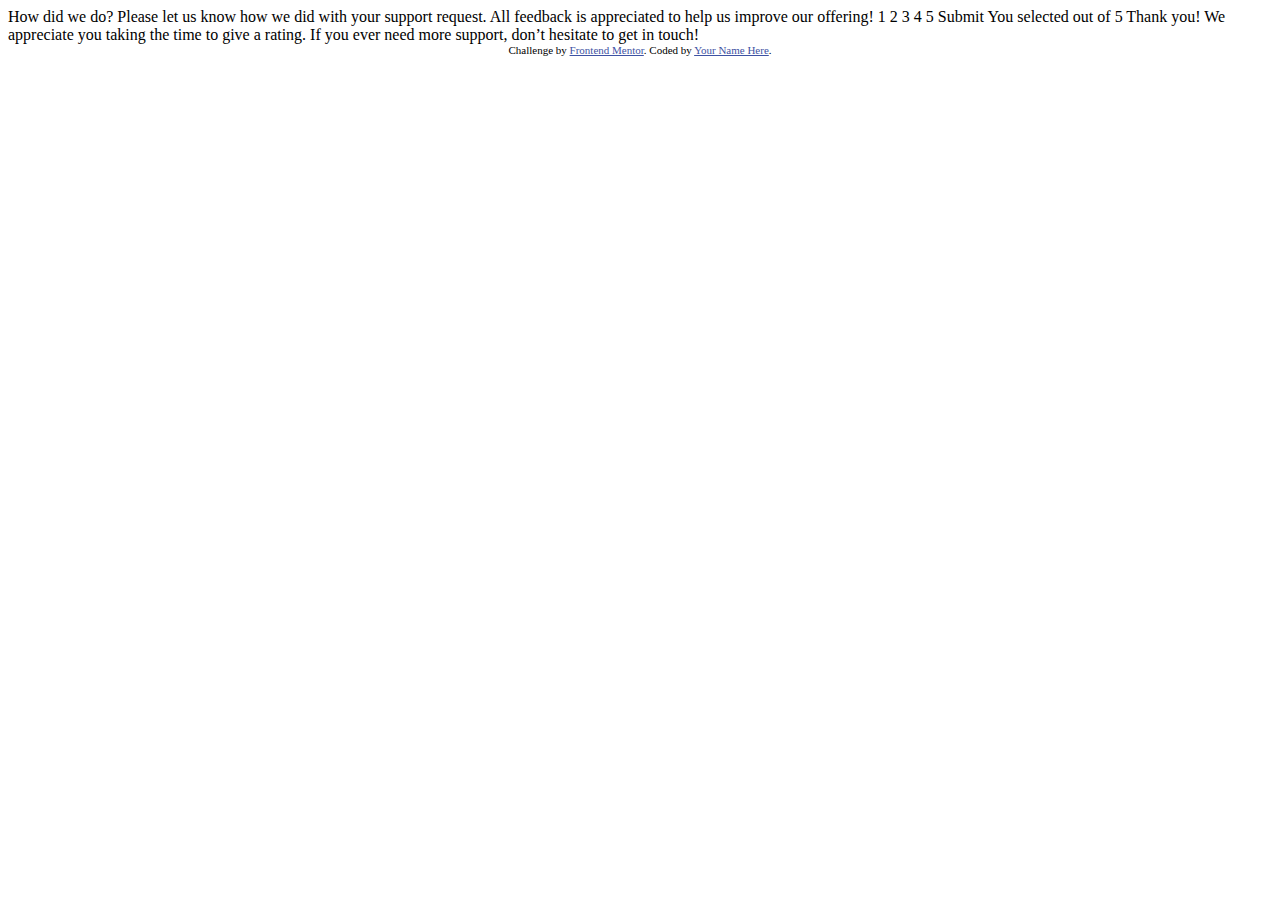
<file: interactive-rating-component-main/index.html>
<!DOCTYPE html>
<html lang="en">
<head>
  <meta charset="UTF-8">
  <meta name="viewport" content="width=device-width, initial-scale=1.0"> <!-- displays site properly based on user's device -->

  <link rel="icon" type="image/png" sizes="32x32" href="./images/favicon-32x32.png">
  
  <title>Frontend Mentor | Interactive rating component</title>

  <!-- Feel free to remove these styles or customise in your own stylesheet 👍 -->
  <style>
    .attribution { font-size: 11px; text-align: center; }
    .attribution a { color: hsl(228, 45%, 44%); }
  </style>
</head>
<body>

  <!-- Rating state start -->

  How did we do?

  Please let us know how we did with your support request. All feedback is appreciated 
  to help us improve our offering!

  1 2 3 4 5

  Submit

  <!-- Rating state end -->

  <!-- Thank you state start -->

  You selected <!-- Add rating here --> out of 5

  Thank you!

  We appreciate you taking the time to give a rating. If you ever need more support, 
  don’t hesitate to get in touch!

  <!-- Thank you state end -->

  
  <div class="attribution">
    Challenge by <a href="https://www.frontendmentor.io?ref=challenge" target="_blank">Frontend Mentor</a>. 
    Coded by <a href="#">Your Name Here</a>.
  </div>
</body>
</html>
</file>
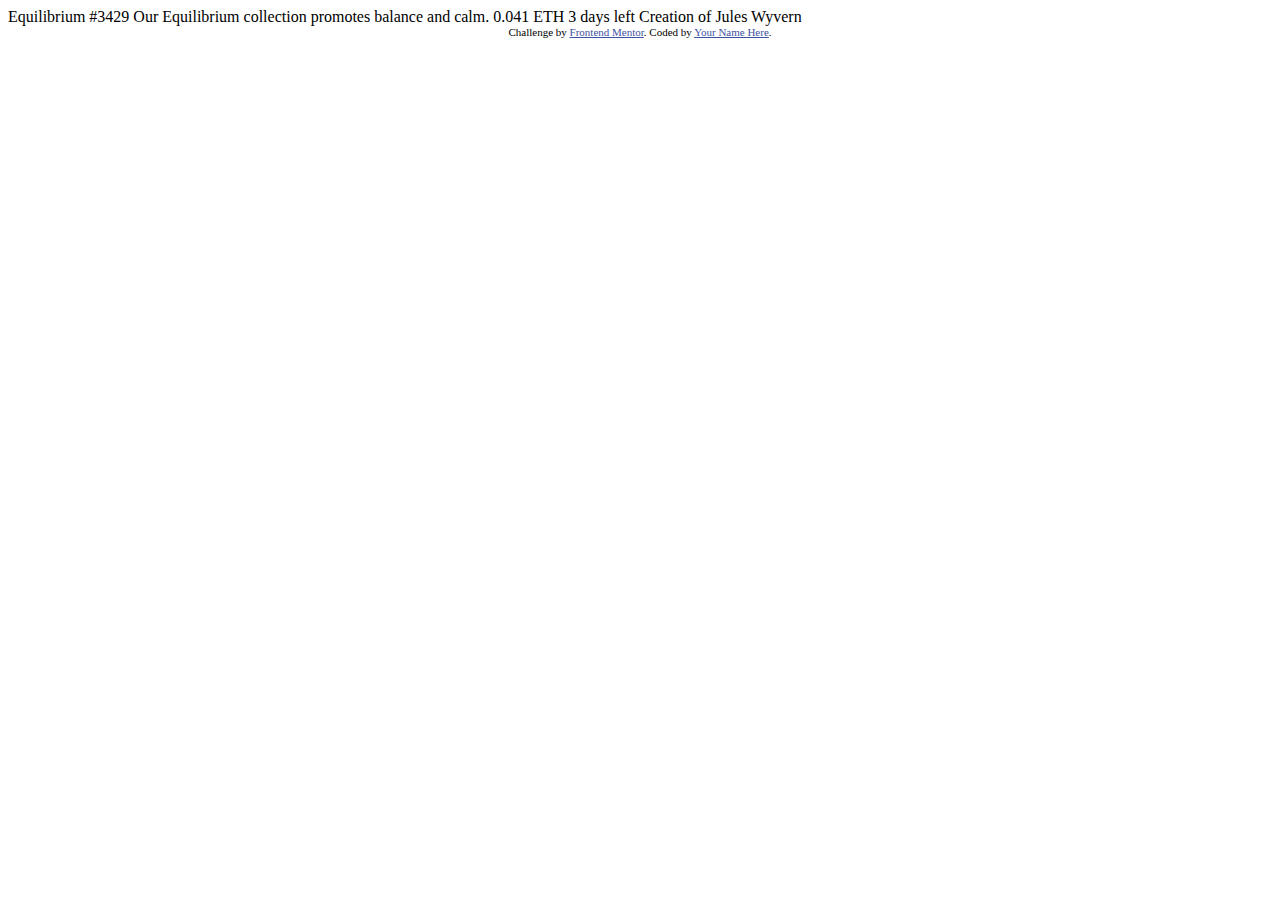
<file: nft-preview-card-component-main/index.html>
<!DOCTYPE html>
<html lang="en">
<head>
  <meta charset="UTF-8">
  <meta name="viewport" content="width=device-width, initial-scale=1.0"> <!-- displays site properly based on user's device -->

  <link rel="icon" type="image/png" sizes="32x32" href="./images/favicon-32x32.png">
  
  <title>Frontend Mentor | NFT preview card component</title>

  <!-- Feel free to remove these styles or customise in your own stylesheet 👍 -->
  <style>
    .attribution { font-size: 11px; text-align: center; }
    .attribution a { color: hsl(228, 45%, 44%); }
  </style>
</head>
<body>

  Equilibrium #3429

  Our Equilibrium collection promotes balance and calm.

  0.041 ETH
  3 days left
  
  Creation of Jules Wyvern

  <div class="attribution">
    Challenge by <a href="https://www.frontendmentor.io?ref=challenge" target="_blank">Frontend Mentor</a>. 
    Coded by <a href="#">Your Name Here</a>.
  </div>
</body>
</html>
</file>
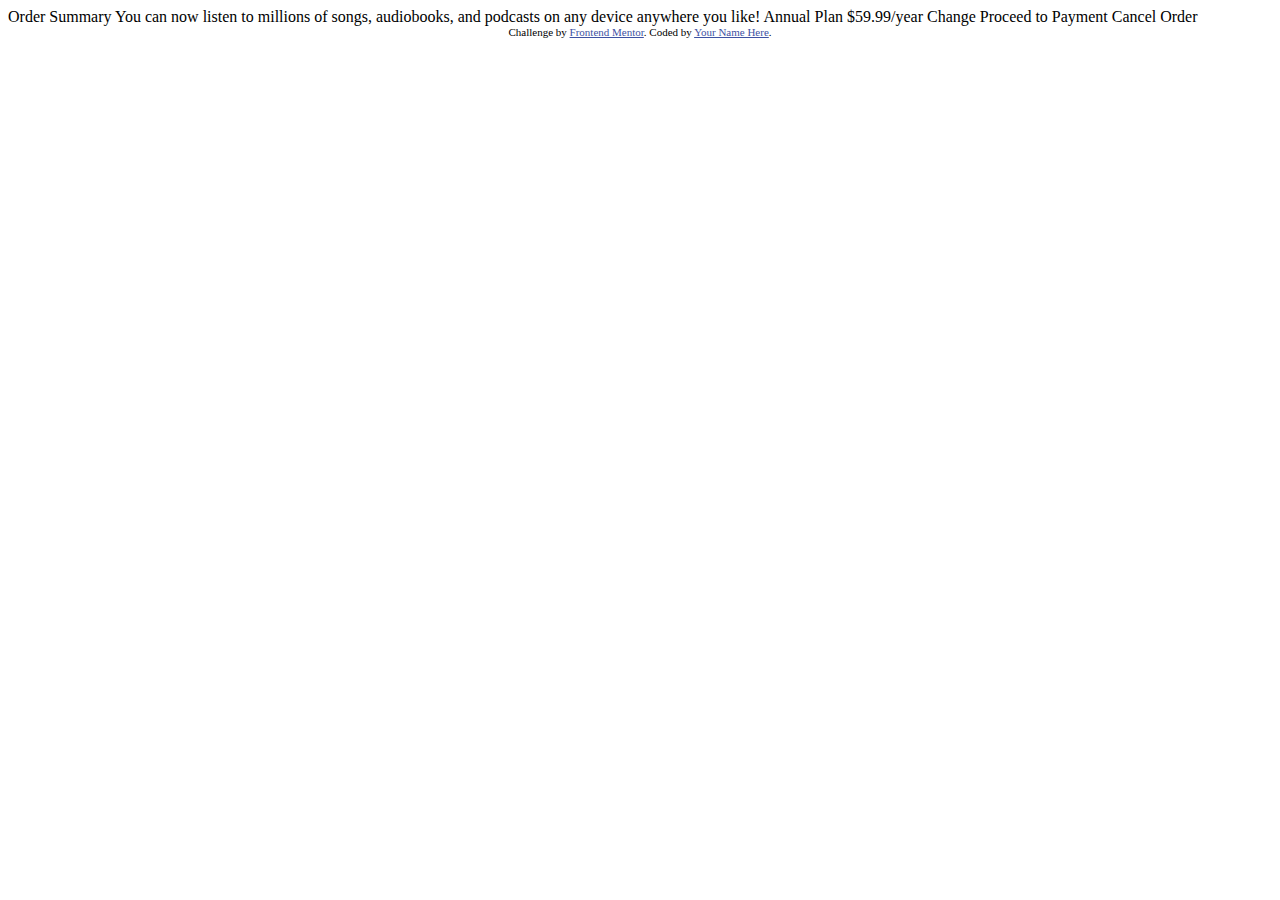
<file: order-summary-component-main/index.html>
<!DOCTYPE html>
<html lang="en">
<head>
  <meta charset="UTF-8">
  <meta name="viewport" content="width=device-width, initial-scale=1.0"> <!-- displays site properly based on user's device -->

  <link rel="icon" type="image/png" sizes="32x32" href="./images/favicon-32x32.png">
  
  <title>Frontend Mentor | Order summary card</title>

  <!-- Feel free to remove these styles or customise in your own stylesheet 👍 -->
  <style>
    .attribution { font-size: 11px; text-align: center; }
    .attribution a { color: hsl(228, 45%, 44%); }
  </style>
</head>
<body>

  Order Summary

  You can now listen to millions of songs, audiobooks, and podcasts on any 
  device anywhere you like!

  Annual Plan
  $59.99/year

  Change

  Proceed to Payment
  Cancel Order
  
  <div class="attribution">
    Challenge by <a href="https://www.frontendmentor.io?ref=challenge" target="_blank">Frontend Mentor</a>. 
    Coded by <a href="#">Your Name Here</a>.
  </div>
</body>
</html>
</file>
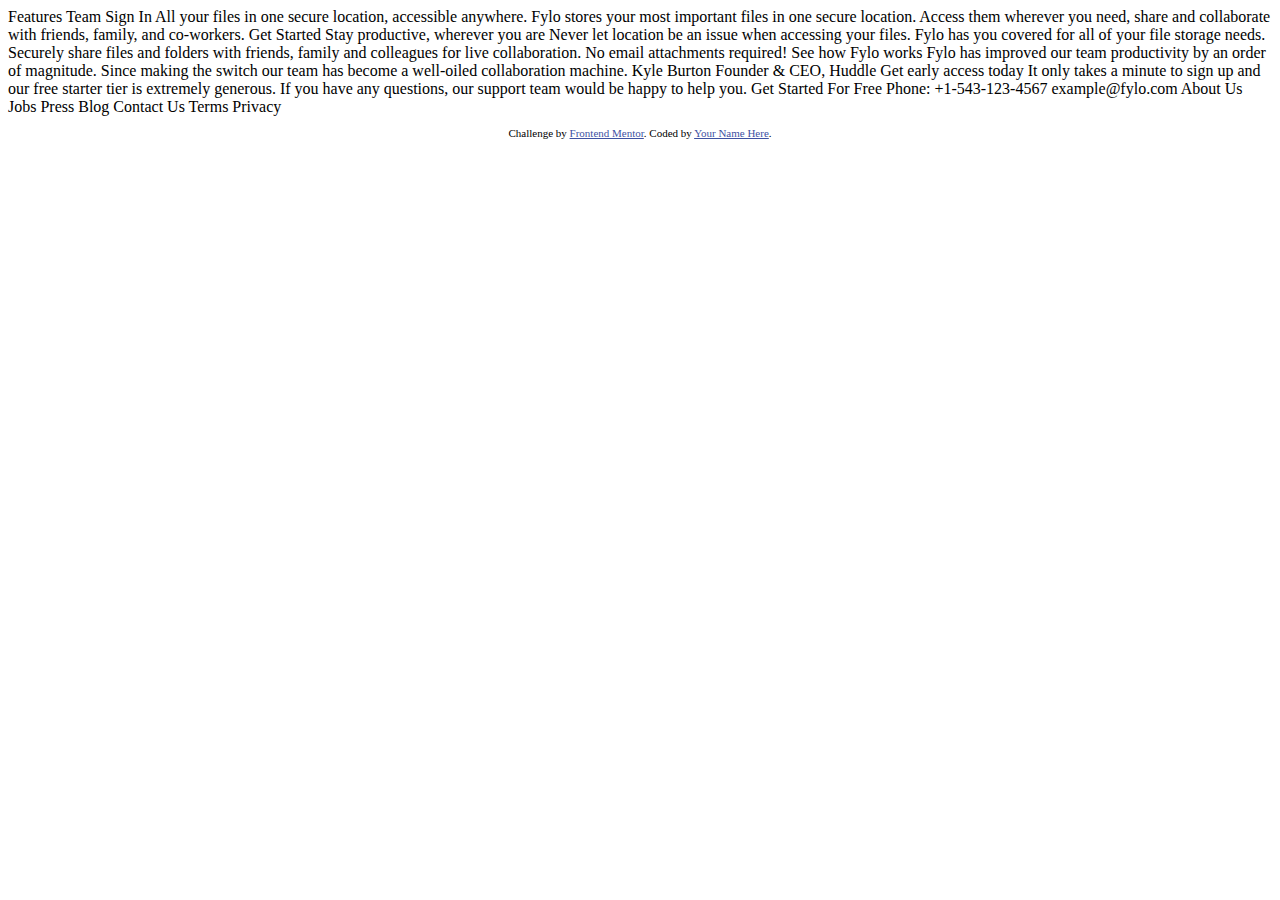
<file: Documentos/fylo-landing-page-with-two-column-layout-master/index.html>
<!DOCTYPE html>
<html lang="en">
<head>
  <meta charset="UTF-8">
  <meta name="viewport" content="width=device-width, initial-scale=1.0"> <!-- displays site properly based on user's device -->

  <link rel="icon" type="image/png" sizes="32x32" href="./images/favicon-32x32.png">
  
  <title>Frontend Mentor | Fylo landing page with two column layout</title>

  <!-- Feel free to remove these styles or customise in your own stylesheet 👍 -->
  <style>
    .attribution { font-size: 11px; text-align: center; }
    .attribution a { color: hsl(228, 45%, 44%); }
  </style>
</head>
<body>

  Features
  Team
  Sign In

  All your files in one secure location, accessible anywhere.

  Fylo stores your most important files in one secure location. 
  Access them wherever you need, share and collaborate with friends, 
  family, and co-workers.

  Get Started

  Stay productive, wherever you are

  Never let location be an issue when accessing your files. Fylo has you 
  covered for all of your file storage needs.

  Securely share files and folders with friends, family and colleagues for 
  live collaboration. No email attachments required!

  See how Fylo works

  Fylo has improved our team productivity by an order of magnitude. Since 
  making the switch our team has become a well-oiled collaboration machine.

  Kyle Burton
  Founder & CEO, Huddle

  Get early access today

  It only takes a minute to sign up and our free starter tier is extremely generous. 
  If you have any questions, our support team would be happy to help you.

  Get Started For Free

  Phone: +1-543-123-4567
  example@fylo.com

  About Us
  Jobs
  Press
  Blog

  Contact Us
  Terms
  Privacy

  <footer>
    <p class="attribution">
      Challenge by <a href="https://www.frontendmentor.io?ref=challenge" target="_blank">Frontend Mentor</a>. 
      Coded by <a href="#">Your Name Here</a>.
    </p>
  </footer>
</body>
</html>
</file>
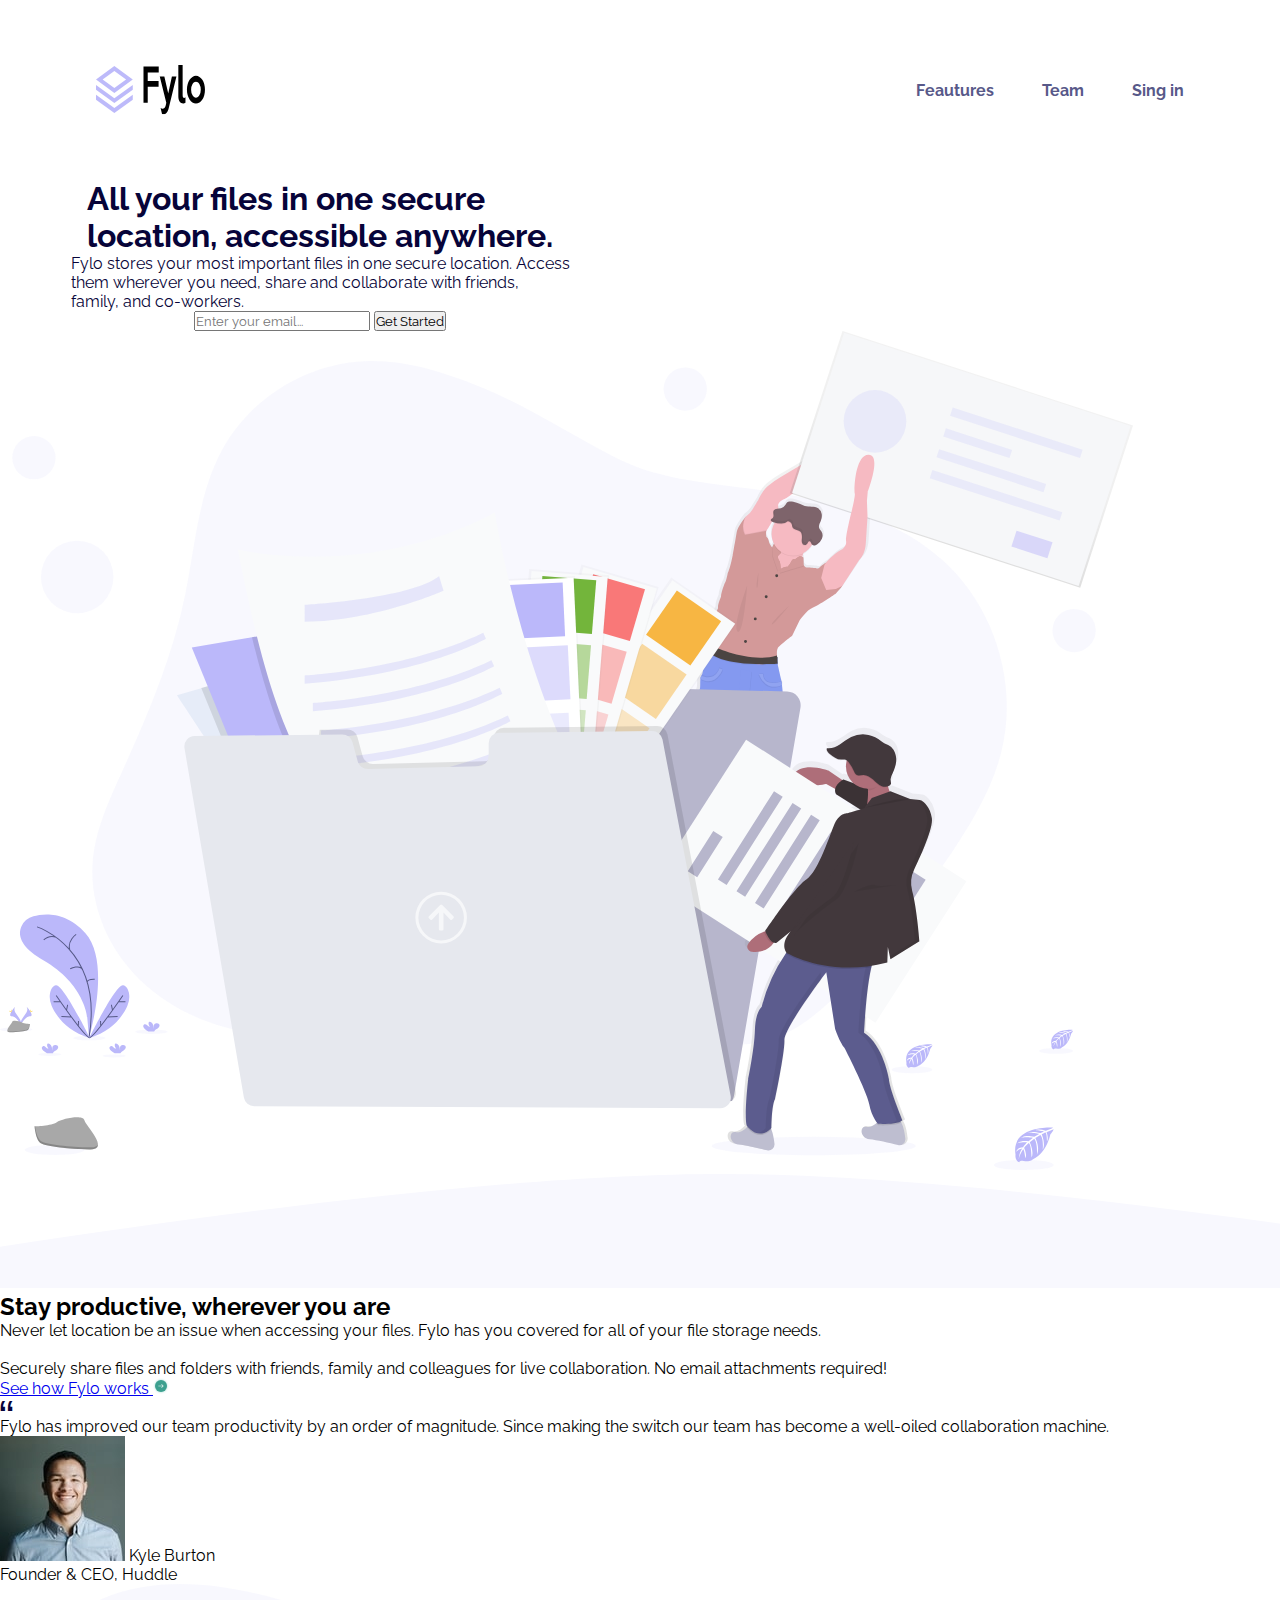
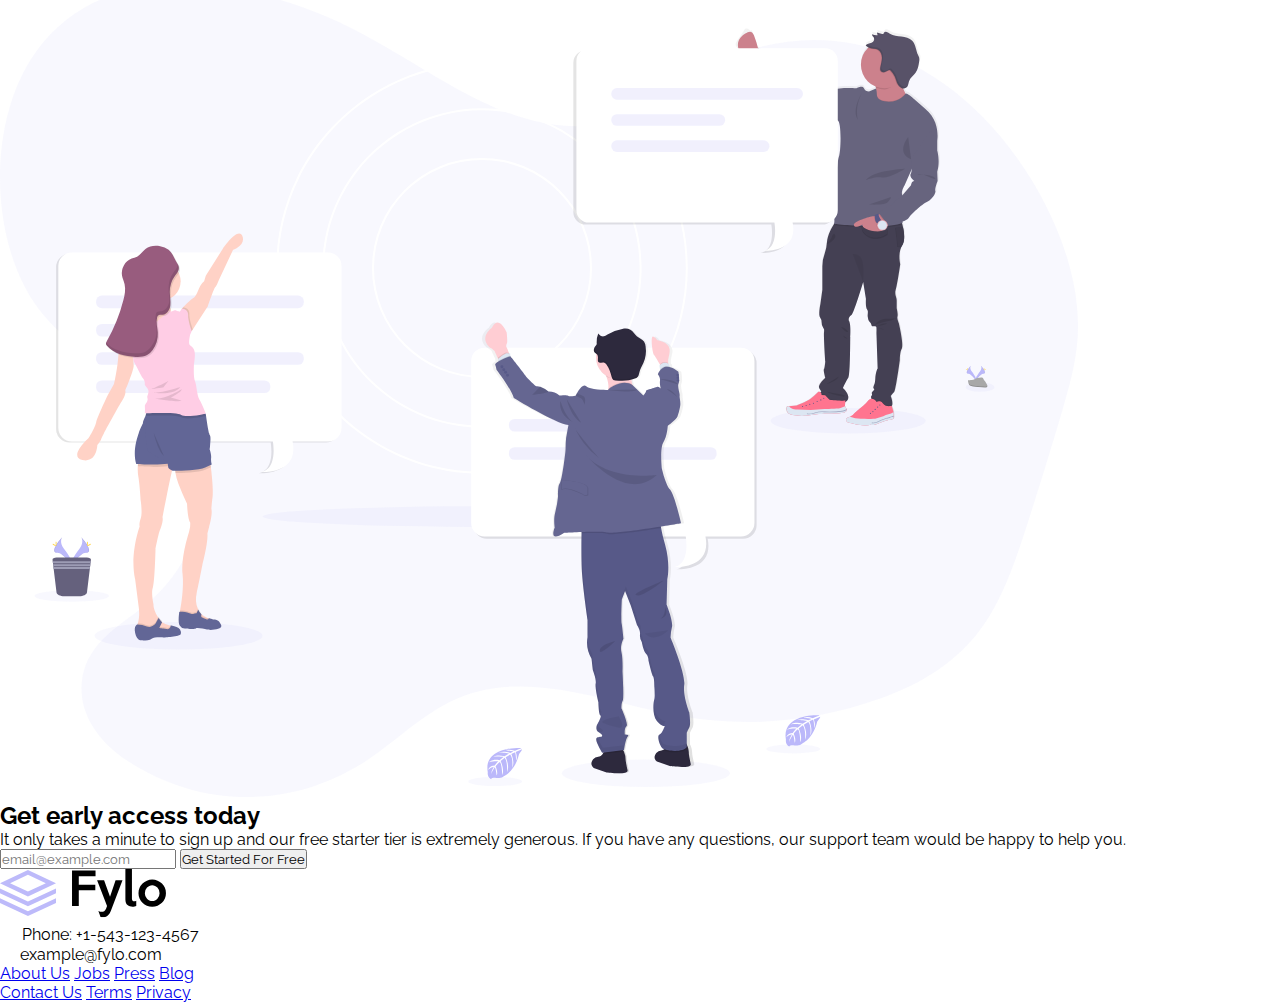
<file: Projetos/Fylo landing page with two column layout/index.html>
<!DOCTYPE html>
<html lang="pt-br">

<head>
    <meta charset="UTF-8">
    <meta name="viewport" content="width=device-width, initial-scale=1.0">
    <link rel="stylesheet" href="style.css">
    <link rel="shortcut icon" href="images/favicon-32x32.png" type="image/x-icon">
    <title>Landing Page</title>
</head>

<body>
    <header>
        <nav>
            <img src="images/logo.svg" alt="logo">
            <ul type="none">
                <li>Feautures</li>
                <li>Team</li>
                <li>Sing in</li>
            </ul>
        </nav>
    </header>
    <main>
        <section class="inicial">
            <section class="main-esquerda">
                <h1>All your files in one secure <br> location, accessible anywhere.</h1>
                <p>Fylo stores your most important files in one secure location. Access <br> them wherever you need, share
                and collaborate with friends, <br> family, and co-workers.</p>
                <div class="email">
                    <input type="text" placeholder="Enter your email...">
                    <input type="button" value="Get Started">
                </div>
            </section>
            <section class="main-direita">
                <img src="images/illustration-1.svg" alt="imagem incial">
            </section>
        </section>
        <section class="tela2">
            <section class="tela2-esquerda">
                <img src="images/bg-curve-desktop.svg" alt="">
                <h2>Stay productive, wherever you are</h2>
                <p>Never let location be an issue when accessing your files. Fylo has you covered for all of your file
                    storage needs.</p>
                <br>
                <p>Securely share files and folders with friends, family and colleagues for live collaboration. No email
                    attachments required!</p>
                <a href="#">See how Fylo works <img src="images/icon-arrow.svg" alt=""></a>
                <div class="cometario">
                    <img src="images/icon-quotes.svg" alt="">
                    <p>Fylo has improved our team productivity by an order of magnitude. Since making the switch our
                        team
                        has become a well-oiled collaboration machine.</p>
                    <div class="perfil">
                        <img src="images/avatar-testimonial.jpg" alt="">
                        <span>Kyle Burton</span>
                        <p>Founder & CEO, Huddle</p>
                    </div>
                </div>
            </section>
            <section class="tela2-direita">
                <img src="images/illustration-2.svg" alt="">
            </section>
        </section>
        <section class="login">
            <section class="login-esquerda">
                <h2>Get early access today</h2>
                <p>It only takes a minute to sign up and our free starter tier is extremely generous. If you have any
                    questions, our support team would be happy to help you.</p>
            </section>
            <section class="login-direita">
                <input type="text" placeholder="email@example.com">
                <input type="button" value="Get Started For Free">
            </section>
        </section>
        <footer>
            <div class="parte1">
                <img src="images/logo.svg" alt="">
                <p><img src="images/icon-phone.svg" alt=""> Phone: +1-543-123-4567</p>
                <p><img src="images/icon-email.svg" alt="">example@fylo.com</p>
            </div>
            <div class="parte2">
                <a href="#">About Us</a>
                <a href="#">Jobs</a>
                <a href="#">Press</a>
                <a href="#">Blog</a>
            </div>
            <div class="parte3">
                <a href="#">Contact Us</a>
                <a href="#">Terms</a>
                <a href="#">Privacy</a>
            </div>
            <div class="parte4">
            </div>
        </footer>
    </main>
</body>

</html>
</file>
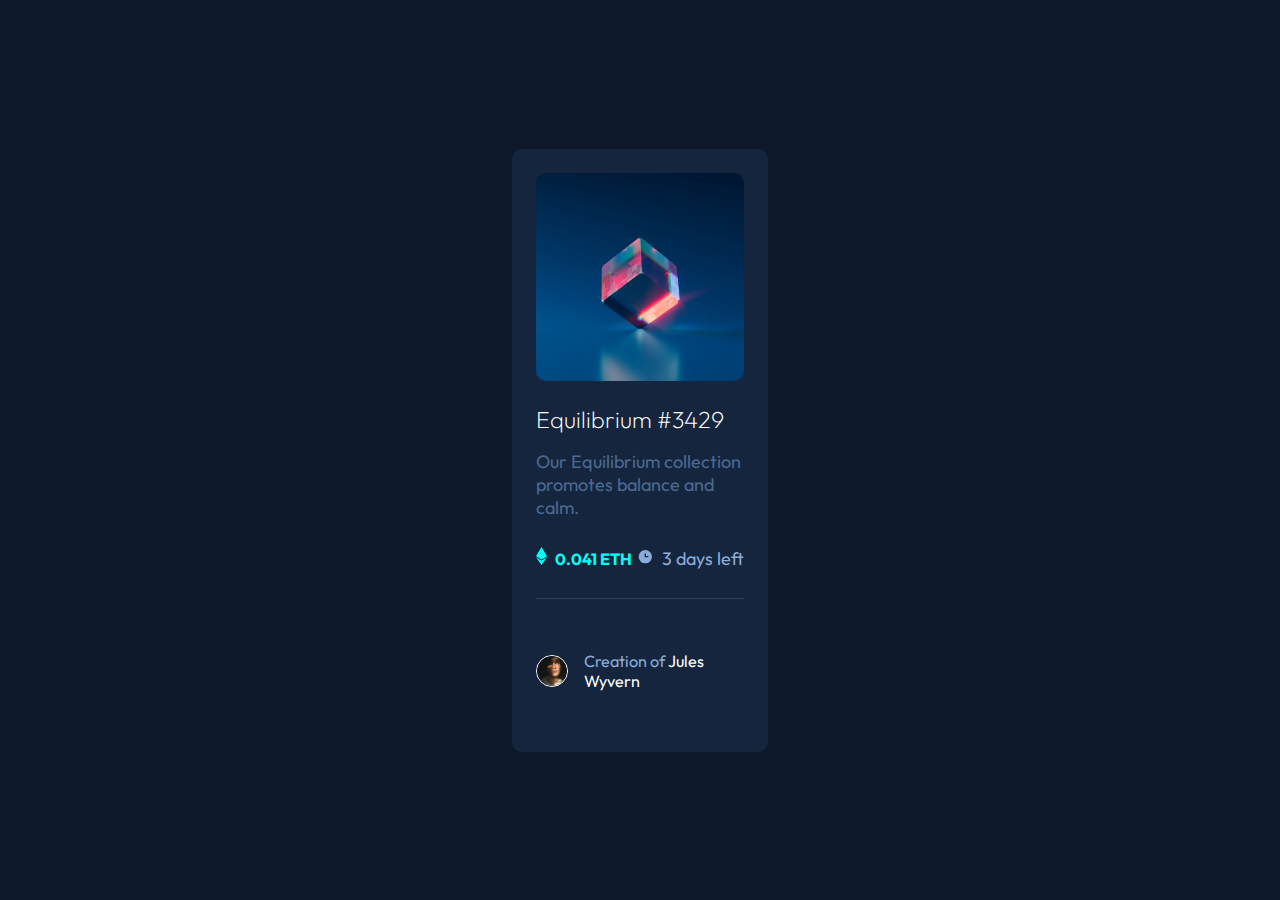
<file: Projetos/NFT preview card component/index.html>
<!DOCTYPE html>
<html lang="en">

<head>
    <meta charset="UTF-8">
    <meta name="viewport" content="width=device-width, initial-scale=1.0">
    <link rel="stylesheet" href="style.css">
    <link rel="shortcut icon" href="images/favicon-32x32.png" type="image/x-icon">
    <title>NFT preview card component</title>
</head>

<body>
    <main>
        <section>
            <img src="images/image-equilibrium.jpg" alt="" id="img-principal">
            <div class="conteudo-p">
            <h1> Equilibrium #3429</h1>
            <p>Our Equilibrium collection promotes balance and calm.</p>
            </div>
            <div class="informacoes">
                <p><img src="images/icon-ethereum.svg" alt="" id="eth"><b>0.041 ETH</b></p>
                <p><img src="images/icon-clock.svg" alt="" id="relogio">3 days left</p>
            </div>
            <div class="footer">
                <img src="images/image-avatar.png" alt="" id="perfil">
                <p>Creation of <span>Jules Wyvern</span></p>
            </div>
        </section>
    </main>
</body>

</html>
</file>
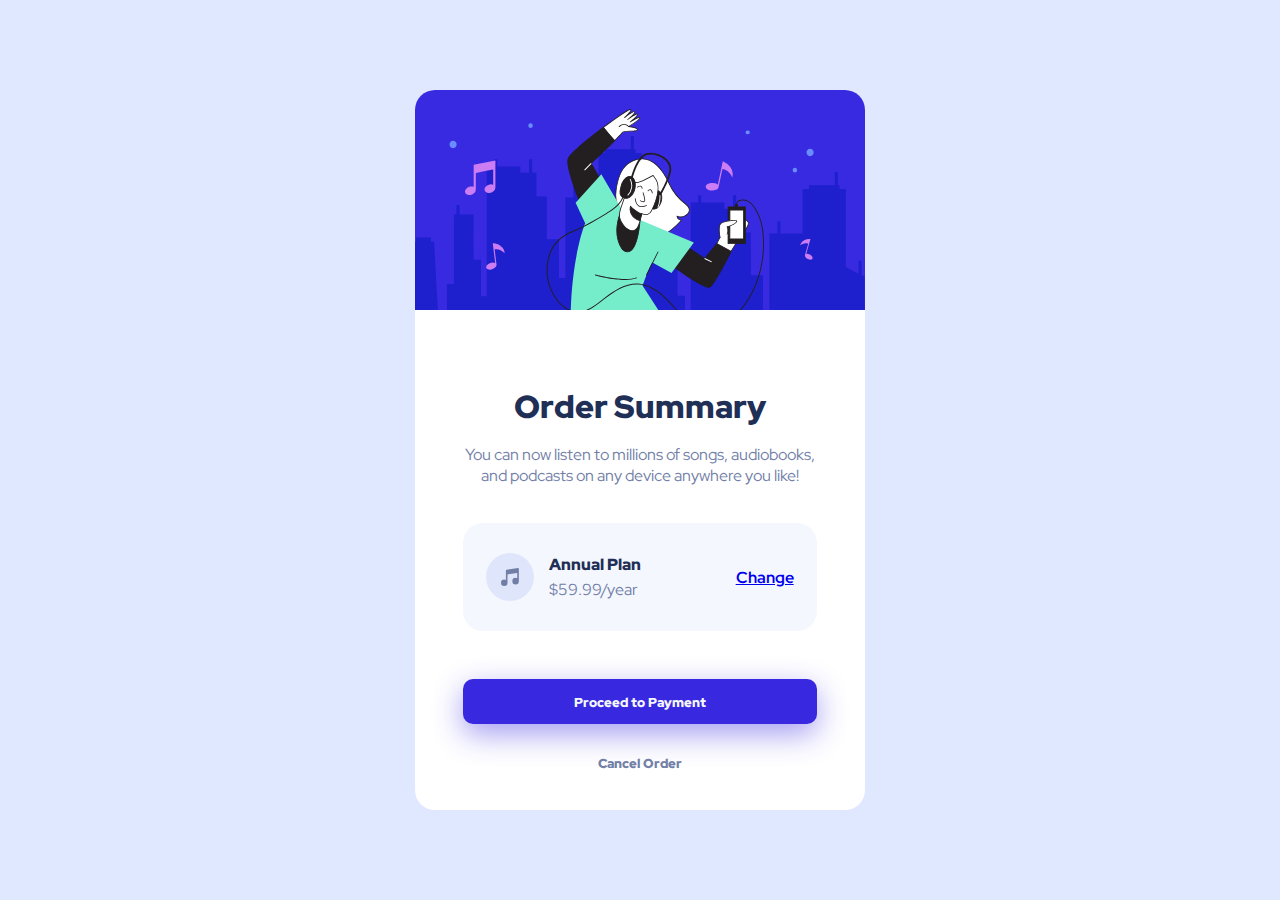
<file: Projetos/Order summary component/index.html>
<!DOCTYPE html>
<html lang="en">
<head>
    <meta charset="UTF-8">
    <meta name="viewport" content="width=device-width, initial-scale=1.0">
    <link rel="stylesheet" href="style.css">
    <title>Order summary component</title>
</head>
<body>
    <main>

            <div class="img">
                <img src="images/illustration-hero.svg" alt="">
            </div>
            <section>
            <div class="textos">
                <h1>Order Summary</h1>
                <p>  You can now listen to millions of songs, audiobooks, and podcasts on any device anywhere you like!</p>
            </div>
            <div class="plano">
                <img src="images/icon-music.svg" alt="">
                <div class="plano-text">
                    <h2>Annual Plan</h2>
                    <p>$59.99/year</p>
                </div>
                <a href="#">Change</a>
            </div>
            <div class="botoes">
                <button class=" botao botao1">Proceed to Payment</button>
                <button class="botao botao2">Cancel Order</button>
            </div>
        </section>
    </main>
</body>
</html>
</file>
<file: Projetos/Fylo landing page with two column layout/style.css>
@import url('https://fonts.googleapis.com/css2?family=Open+Sans&family=Raleway:wght@400;700&display=swap');
/* font-family: 'Open Sans', sans-serif;
font-family: 'Raleway', sans-serif; */

* {
    padding: 0;
    margin: 0;
    box-sizing: border-box;
    font-family: 'Raleway', sans-serif;
}

:root {
    --Very-Dark-Blue: hsl(243, 87%, 12%);
    --Desaturated-Blue: hsl(238, 22%, 44%);
    --Bright-Blue: hsl(224, 93%, 58%);
    --Moderate-Cyan: hsl(170, 45%, 43%);
    --Light-Grayish-Blue: hsl(240, 75%, 98%);
    --Light-Gray: hsl(0, 0%, 75%);
}
body {
    font-size: 16px;
    max-width: 100vw;
    height: 100vh;
    overflow-x: hidden;
}
/* ---------------header-------------- */
header{
    height: 20vh;
    width: 100vw;
}
nav {
    height: 100%;
    width: 100%;
    padding: 0rem 6rem;
    display: flex;
    align-items: center;
    justify-content: space-between;

}
nav>img {
    width: 10%;
    height: 28%;
}
nav>ul {
    display: flex;
    gap: 3rem;
    font-family: 'Open Sans', sans-serif;
    color: var(--Desaturated-Blue);
    font-weight: 700;
}

/* ---------------Página Inicial-------------- */

.incial{
    width: 100vw;
    height: 80vh;
}
.main-esquerda {
    height: 100%;
    width: 50%;
    display: flex;
    align-items: center;
    justify-content: ;
    flex-direction: column;
    color: var(--Very-Dark-Blue);
}
h1 {
    color: var(--Very-Dark-Blue );
    font-family: 'Raleway', sans-serif;
    font-size: 2rem;
}
</file>
<file: Projetos/NFT preview card component/style.css>
@import url('https://fonts.googleapis.com/css2?family=Outfit:wght@300;400;600&family=Poppins:wght@100;200;300;400;500;600;700;800;900&display=swap');

* {
    padding: 0;
    margin: 0;
    box-sizing: border-box;
}

:root {
    --Soft-blue: hsl(215, 51%, 70%);
    --Cyan: hsl(178, 100%, 50%);
    --main-dark-blue: hsl(217, 54%, 11%);
    --card-dark-blue: hsl(216, 50%, 16%);
    --line-dark-blue: #2f415b;
    --White: #ffffff;
}

body {
    width: 100vw;
    height: 100vh;
    font-size: 18px;
    font-family: 'Outfit', sans-serif;
    background-color: var(--main-dark-blue);
    display: flex;
    justify-content: center;
    align-items: center;
}

main {
    width: 20vw;
    height: 67vh;
    padding: 1.5rem;
    border-radius: 10px;
    background-color: var(--card-dark-blue);
}

section {
    width: 100%;
    height: 100%;
    display: flex;
    flex-direction: column;
    gap: 1.5rem;
}
.conteudo-p {
    display: flex;
    flex-direction: column;
    gap: 1rem;
}
h1 {
    font-size: 1.3em;
    font-weight: 200;
    color: var(--White);
}

.conteudo-p p {
    color: #4d6991;
}

.informacoes {
    width: 100%;
    height: 5vh;
    display: flex;
    justify-content: space-between;
    align-items: center;
    /* color: var(--line-dark-blue); */
    color: var(--Soft-blue);
}
#eth {
    margin-right: 8px;
}
#relogio {
    margin-right: 8px;
}

#img-principal {
    width: 100%;
    border-radius: 10px;
}

#perfil {
    width: 2rem;
    border: 1px solid var(--White);
    border-radius: 50%;

}
.footer {
    border-top: 1px solid #2f415b;
    width: 100%;
    height: 20vh;
    color: var(--Soft-blue);
    display: flex;
    justify-content: left;
    align-items: center;
    padding-top: 1rem;
    font-size: 0.9em;
    gap: 1rem;

}
b {
    color: var(--Cyan);
    font-size: 0.9em;
}
span {
    color: var(--White);
}
</file>
<file: Projetos/Order summary component/style.css>
@import url('https://fonts.googleapis.com/css2?family=Outfit:wght@300;400;600&family=Poppins:wght@100;200;300;400;500;600;700;800;900&family=Red+Hat+Display:wght@500;700;900&display=swap');
* {
    padding: 0;
    margin: 0;
    box-sizing: border-box;
    font-family: 'Red Hat Display', sans-serif;
}

:root {
    --Pale-blue: #e0e8ff;
    --Bright-blue: #3829e0;
    --Very-pale-blue: hsl(225, 100%, 98%);
    --Desaturated-blue: #7280a7;
    --Dark-blue: hsl(223, 47%, 23%);
}
body {
    width: 100vw;
    height: 100vh;
    display: flex;
    justify-content: center;
    align-items: center;
    font-size: 16px;
    background-color: var(--Pale-blue);
}
main {
    width: 450px; 
    height: 80vh;
    background-color: white;
    border-radius: 20px;
}
section {
    padding: 3rem;
    display: flex;
    flex-direction: column;
    gap: 3rem;
}

img {
    border-top-left-radius: 20px;
    border-top-right-radius: 20px;
}
.textos {
    width: 100%;
    height: 5rem;
    display: flex;
    flex-direction: column;
    justify-content: center;
    align-items: center;
    margin-top: 2rem;
    text-align: center;
    gap: 1rem;
}
.textos h1 {
    color: var(--Dark-blue);
    font-weight: 900;
    font-size: 2em;
}
.textos p {
    color: var(--Desaturated-blue);
}
.plano {
    display: flex;
    justify-content: space-around;
    align-items: center;
    border-radius: 20px;
    height: 12vh;
    padding: 1rem;
    background-color: var(--Very-pale-blue);
}
.plano a {
    margin-left: 5rem;
    font-weight: 700;
}
.plano a:hover {
    /* color: var(--Desaturated-blue); */
    text-decoration: none;
    color: rgba(0, 0, 255, 0.5);

}
.plano-text {
    display: flex;
    flex-direction: column;
    gap: 0.2rem;
}
.plano-text h2 { 
    color: var(--Dark-blue);
    font-size: 1em;
    font-weight: 900;
}
.plano-text p {
    color: var(--Desaturated-blue);
}
.botoes {
    display: flex;
    flex-direction: column;
    gap:1rem;
}
.botao {
    width: 100%;
    height: 5vh;
    cursor: pointer ;
}
.botao1 {
    font-weight: 900;
    background-color: var(--Bright-blue);
    box-shadow: 0px 10px 30px #3829e075;
    color: var(--Very-pale-blue);
    border: none;
    border-radius: 10px;
}
.botao1:hover {
    background-color: #3829e0a8;
}
.botao2 {
    font-weight: 900;
    background: none;
    border: none; 
    color: var(--Desaturated-blue);
}
.botao2:hover {
    color: black;
}
</file>
